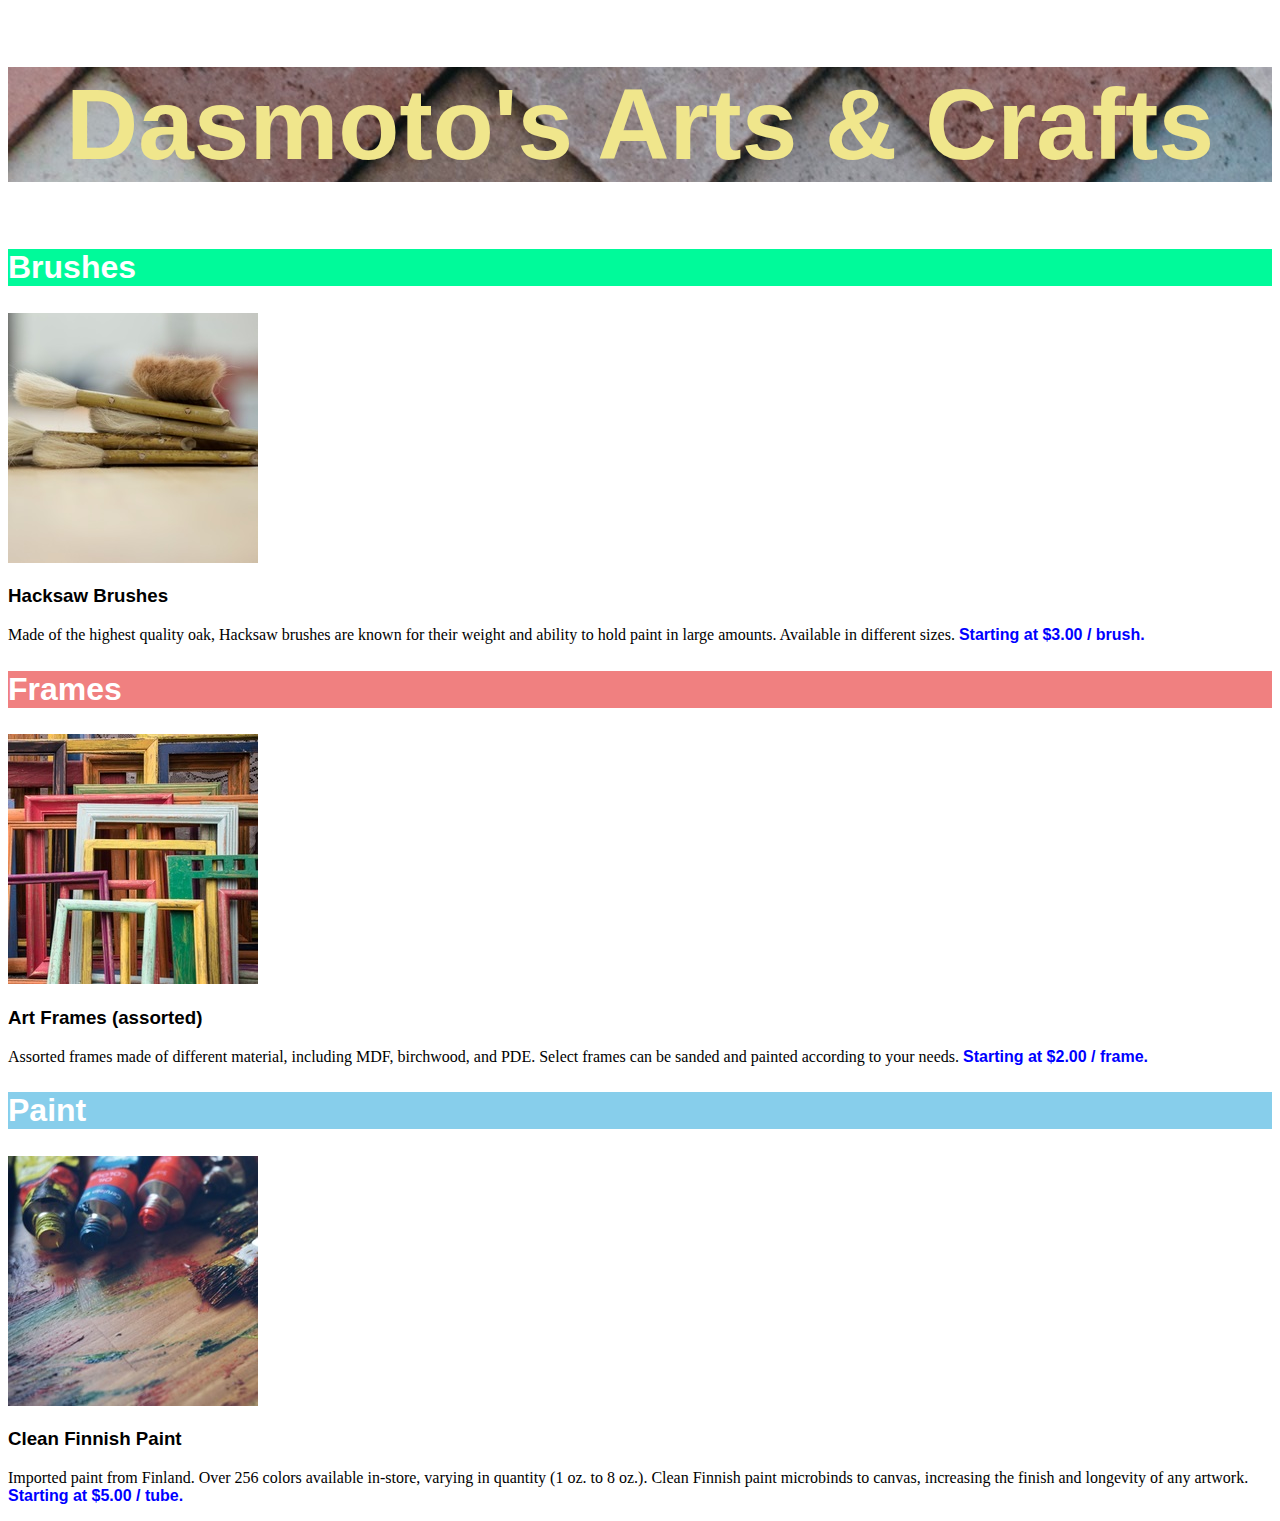
<file: arts & crafts project/index.html>
<!DOCTYPE html>
<html lang="en">
<head>
    <meta charset="UTF-8">
    <meta name="viewport" content="width=device-width, initial-scale=1.0">
    <title>Dasmoto's Arts and Crafts</title>
    <link href="./styles.css" rel="stylesheet">
</head>
<body>
    <h1>Dasmoto's Arts &amp Crafts</h1>
    <section>
        <h2 style="--color: mediumspringgreen;">Brushes</h2>
        <img src="./images/hacksaw.jpeg">
        <article>
            <h3>Hacksaw Brushes</h3>
            <p>
                Made of the highest quality oak, Hacksaw brushes are known
                for their weight and ability to hold paint in large amounts.
                Available in different sizes. <strong>Starting at $3.00 / brush.</strong>
            </p>
        </article>
    </section>
    <section>
        <h2 style="--color: lightcoral;">Frames</h2>
        <img src="./images/frames.jpeg">
        <article>
            <h3>Art Frames (assorted)</h3>
            <p>
                Assorted frames made of different material, including MDF, birchwood, and PDE. Select frames can be
                sanded and painted according to your needs. <strong>Starting at $2.00 / frame.</strong>
            </p>
        </article>
    </section>
    <section>
        <h2 style="--color: skyblue;">Paint</h2>
        <img src="./images/finnish.jpeg">
        <article>
            <h3>Clean Finnish Paint</h3>
            <p>
                Imported paint from Finland. Over 256 colors available in-store, varying in quantity (1 oz. to 8 oz.).
                Clean Finnish paint microbinds to canvas, increasing the finish and longevity of any artwork. 
                <strong>Starting at $5.00 / tube.</strong>
            </p>
        </article>
    </section>
</body>
</html>
</file>
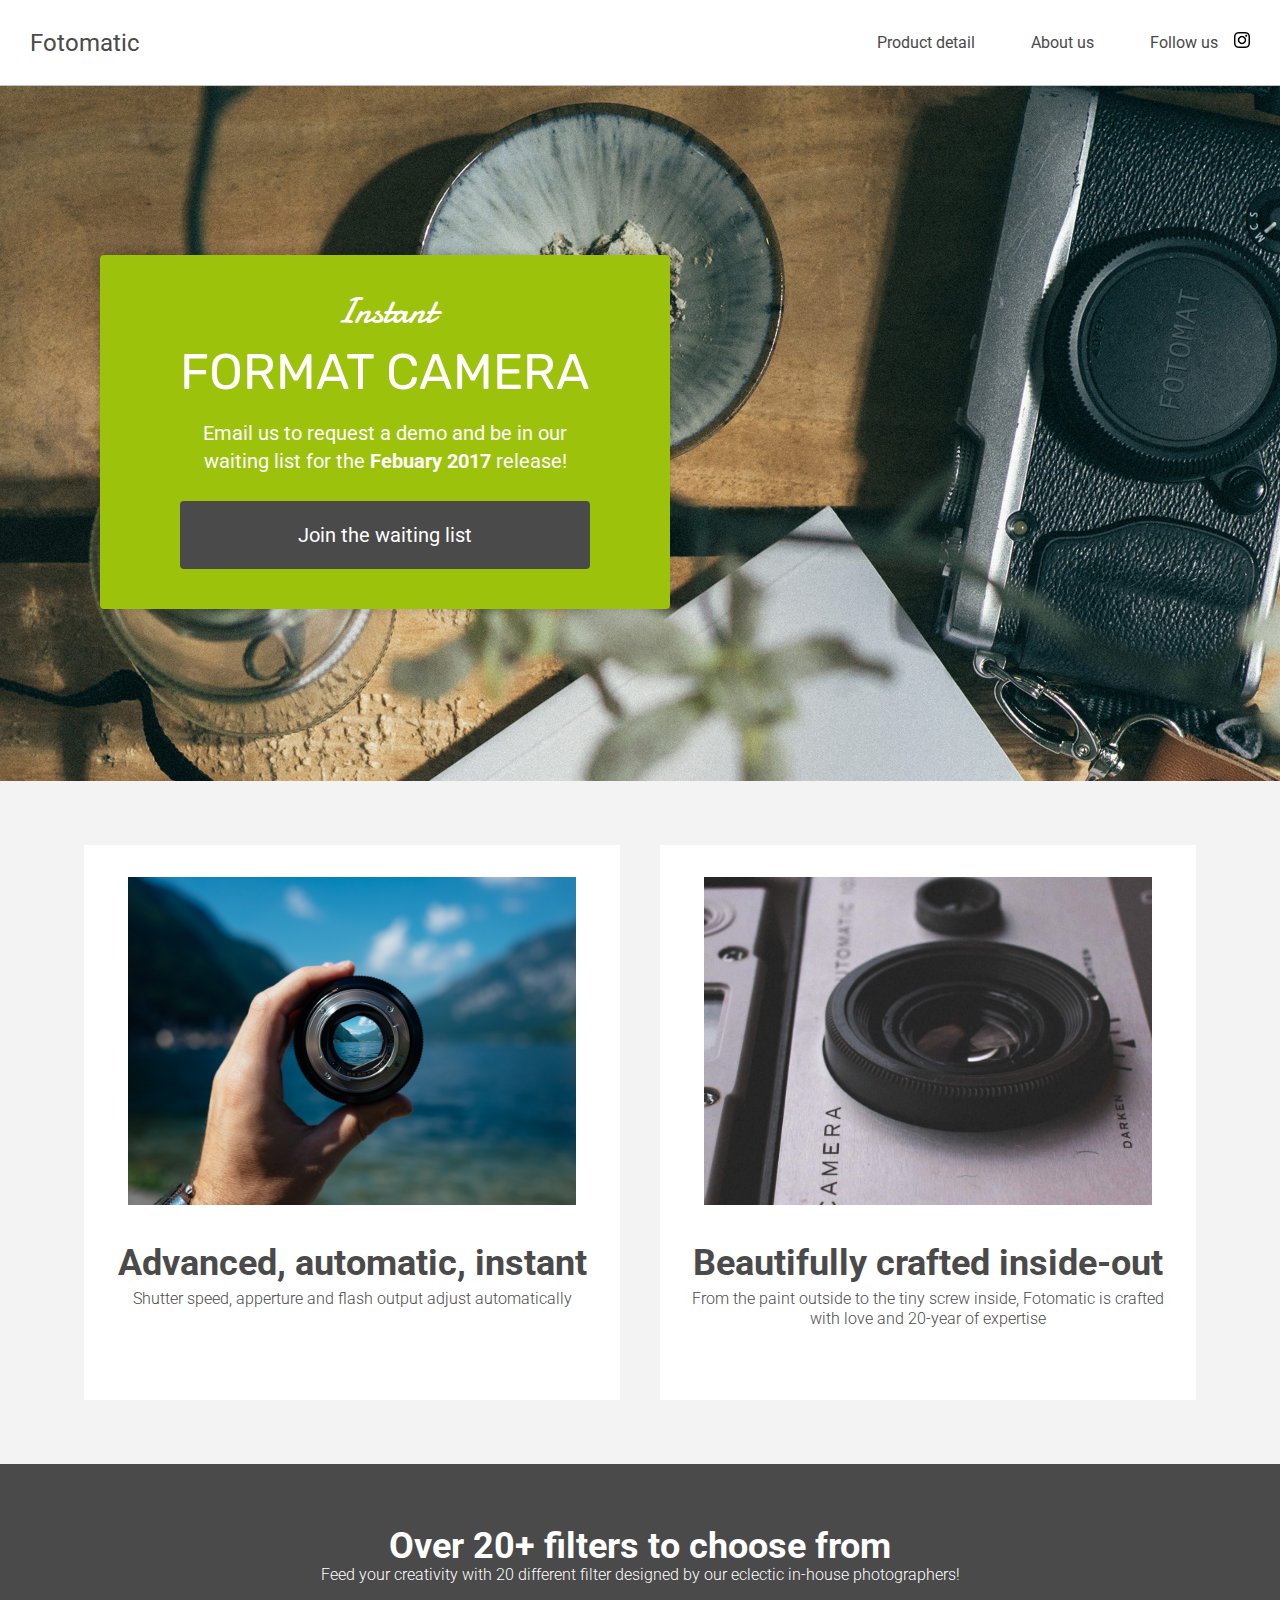
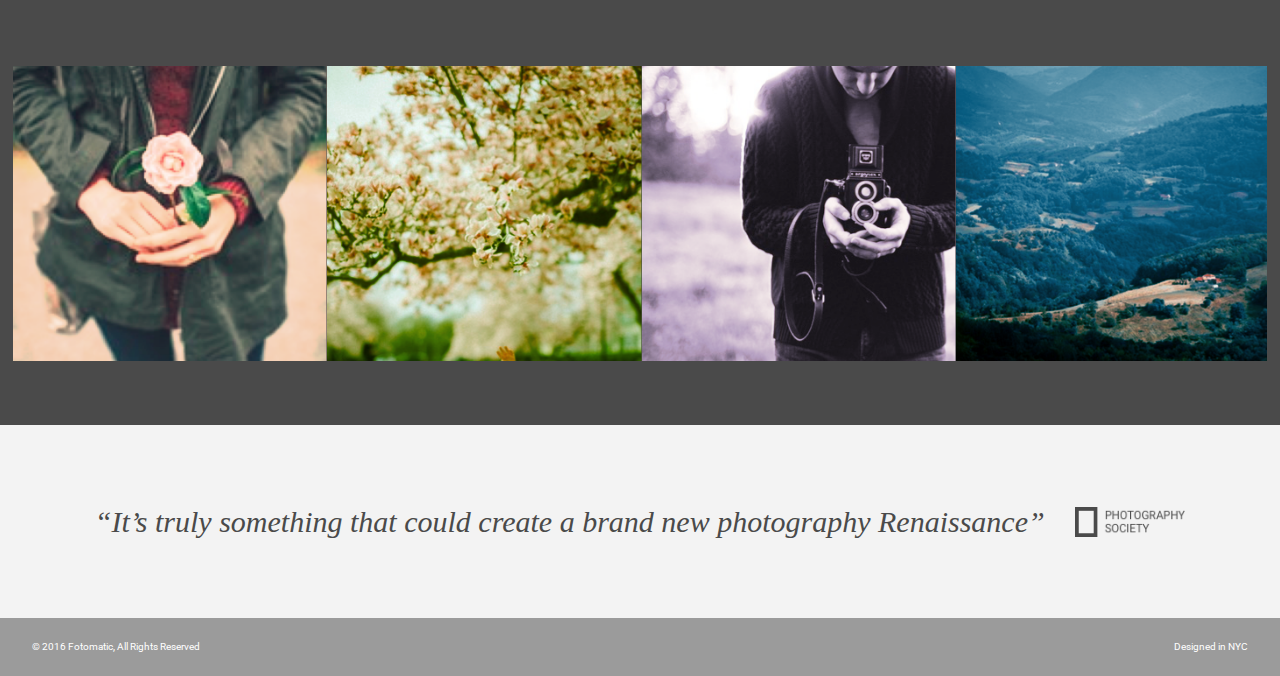
<file: fotomatic project/index.html>
<!DOCTYPE html>
<html>
<head>
  <link href="https://fonts.googleapis.com/css?family=Damion" rel="stylesheet">
  <link href="https://fonts.googleapis.com/css?family=Rubik" rel="stylesheet">
  <link href="https://fonts.googleapis.com/css?family=Roboto:300,400,600,700" rel="stylesheet">
  <link rel="stylesheet" href="./resources/css/reset.css">
  <link rel="stylesheet" href="./resources/css/style.css">
  <meta charset="UTF-8">
</head>
<body>
  <!-- Header -->
  <header>
    <div class="content">
      <a href="index.html" class="desktop logo">Fotomatic</a>
      <nav class="desktop">
        <ul>
          <li><a href="#">Product detail</a></li>
          <li><a href="#">About us</a></li>
          <li><a href="https://www.instagram.com/">Follow us <img class="icon" src="./resources/images/instagram.png"></a></li>
        </ul>
      </nav>
      <nav class="mobile">
        <ul>
          <li><a href="#"><img src="./resources/images/ic-logo.svg"></a></li>
          <li><a href="#"><img src="./resources/images/ic-product-detail.svg"></a></li>
          <li><a href="#"><img src="./resources/images/ic-about-us.svg"></a></li>
          <li><a href="#" class="button">Join us</a></li>
        </ul>
      </nav>
    </div>
  </header>

  <!-- Main Content -->
  <div class="main-content">

    <!-- Sign Up Section -->
    <div id="sign-up-section" class="banner">
      <div id="sign-up-cta">
        <div class="content center">
          <div class="header">
            <h2 class="cursive">Instant</h2>
            <h1 class="striking">FORMAT CAMERA</h1>
          </div>
          <div class="email">
            <span>
              Email us to request a demo and be in our waiting list for the <strong>Febuary 2017</strong> release!
            </span>
            <div class="button">Join the waiting list</div>
          </div>
        </div>
      </div>
    </div>

    <!-- Features Section -->
    <div id="features-section">
      <div class="feature">
        <div class="center">
          <div class="image-container">
            <img src="./resources/images/feature-1.png" />
          </div>
          <div class="content">
            <h2>Advanced, automatic, instant</h2>
            <h3>Shutter speed, apperture and flash output adjust automatically</h3>
          </div>
        </div>
      </div>
      <div class="feature">
        <div class="center">
          <div class="image-container">
            <img src="./resources/images/feature-2.png" />
          </div>
          <div class="content">
            <h2>Beautifully crafted inside-out</h2>
            <h3>From the paint outside to the tiny screw inside, Fotomatic is crafted with love and 20-year of expertise</h3>
          </div>
        </div>
      </div>
    </div>

    <!-- Filters Section -->
    <div id="filters-section">
      <div class="content center">
        <h2>Over 20+ filters to choose from</h2>
        <h3>Feed your creativity with 20 different filter designed by our eclectic in-house photographers!</h3>
      </div>
      <div class="images-container">
        <div class="image-container">
          <img src="./resources/images/filter-1.png" />
        </div>
        <div class="image-container">
          <img src="./resources/images/filter-2.png" />
        </div>
        <div class="image-container">
          <img src="./resources/images/filter-3.png" />
        </div>
        <div class="image-container extra">
          <img src="./resources/images/filter-4.png" />
        </div>
      </div>
    </div>

    <!-- Quotes Section -->
    <div id="quotes-section">
      <div class="content center">
        <span class="quote">“It’s truly something that could create a brand new photography Renaissance”</span>
        <img class="quote-citation" src="./resources/images/photography-logo.png" />
      </div>
    </div>

    <footer>
      <div class="content">
        <span class="copyright">© 2016  Fotomatic, All Rights Reserved</span>
        <span class="location">Designed in NYC</span>
      </div>
    </footer>

  </div>
</body>
</html>
</file>
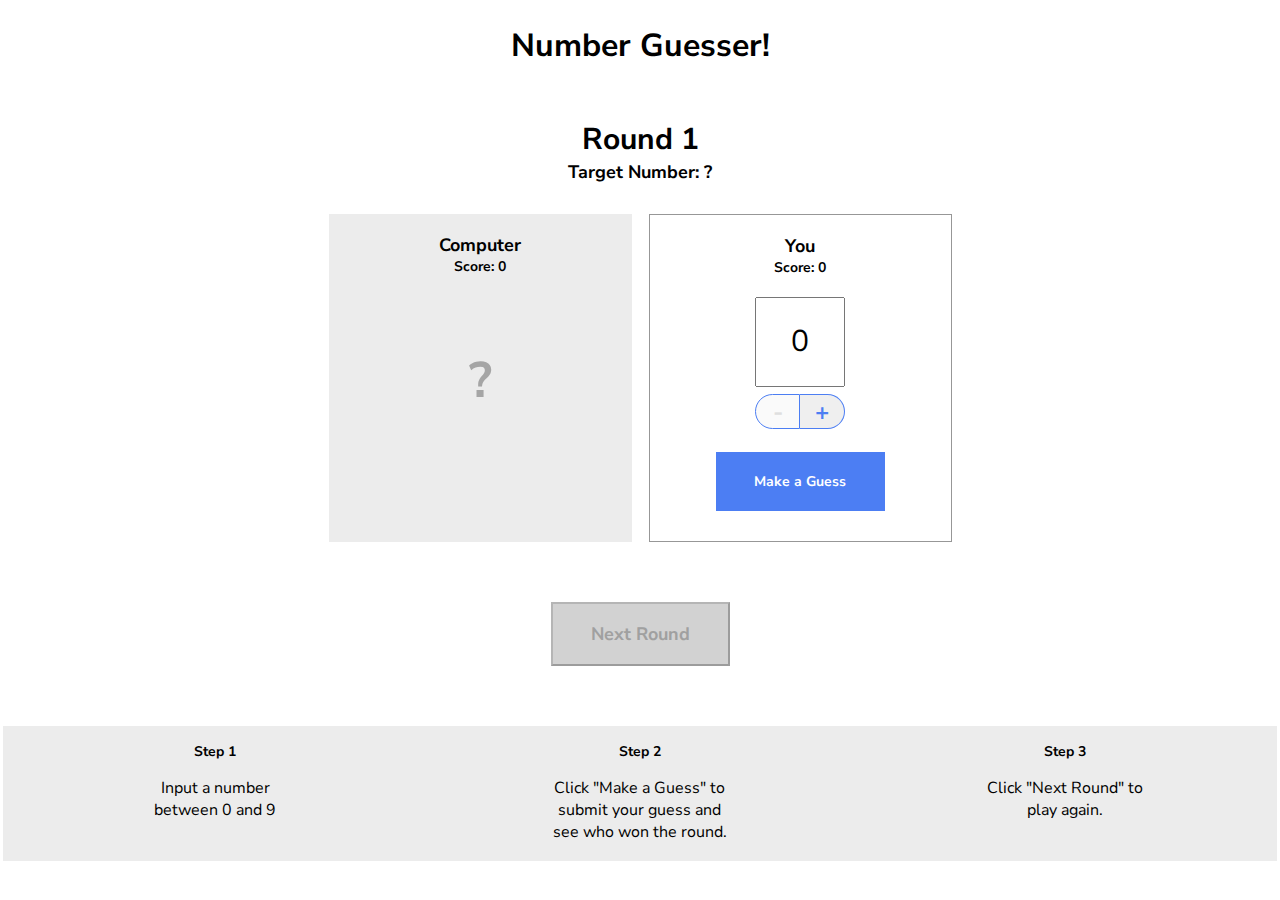
<file: number guesser/index.html>
<!doctype html>

<html>
  <head>
    <title>Number Guesser</title>
    <link href="https://fonts.googleapis.com/css?family=Nunito+Sans:400,700" rel="stylesheet">
    <link rel="stylesheet" href="./style.css">
  </head>
  <body>
    <div class="game-container">
      <header>
        <h1>Number Guesser!</h1>
      </header>
      
      <div class="rounds">
        <p class="round-label">Round <span id="round-number">1</span></p>
        <p class="guess-label">Target Number: <span id="target-number">?</span></p>
      </div>

      <div class="guessing-area">
        <div class="guess computer-guess">
          <div class="guess-title">
            <p class="guess-label">Computer</p>
            <p class="score-label">Score: <span id="computer-score">0</span></p>
          </div>
          <p id="computer-guess">?</p>
          <p class="winning-text" id="computer-wins"></p>
        </div>
        <div class="guess human-guess">
          <div class="guess-title">
            <p class="guess-label">You</p>
            <p class="score-label">Score: <span id="human-score">0</span></p>
          </div>
          <input type="number" id="human-guess" min=0 max=9 value=0>
          <div class="number-controls">
            <button class="number-control left" id="subtract" disabled>-</button>
            <button class="number-control right" id="add">+</button>
          </div>
          <button class="button" id="guess">Make a Guess</button>
        </div>
      </div>

      <div class="next-round-container">
        <button class="button" id="next-round" disabled>Next Round</button>
      </div>

    </div>
    
    <div class="instructions">
      <div class="instruction">
        <h3>Step 1</h3>
        <p>Input a number between 0 and 9</p>
      </div>
      <div class="instruction">
        <h3>Step 2</h3>
        <p>Click "Make a Guess" to submit your guess and see who won the round.</p>
      </div>
      <div class="instruction">
        <h3>Step 3</h3>
        <p>Click "Next Round" to play again.</p>
      </div>
    </div>

    <script src="./script.js"></script>
    <script src="./game.js"></script>
  </body>
</html>
</file>
<file: arts & crafts project/styles.css>
h1 {
    font-family: 'Helvetica';
    font-size: 100px;
    font-weight: bold;
    color: khaki;
    text-align: center;
    background-image: url('./images/pattern.jpeg');
}

h2 {
    font-family: 'Helvetica';
    font-size: 32px;
    font-weight: bold;
    color: white;
    background-color: var(--color);
}

h3 {
    font-family: 'Helvetica';
    font-weight: bold;
}

strong {
    font-family: 'Helvetica';
    font-weight: bold;
    color: blue;
}
</file>
<file: fotomatic project/resources/css/style.css>
/* Universal Styles */

html {
  --font-color: #4A4A4A;

  font-family: "Roboto", sans-serif;
  font-size: 16px;
}

.main-content {
  position: relative;
  top: 5.3125rem; /* To offset for fixed header. */
}

.center {
  text-align: center;
}

.button {
  border-radius: 4px;
  background-color: var(--font-color);
  color: white;
}

.image-container {
  overflow: hidden;
}

.image-container img {
  display: block;
}

@media only screen and (max-width: 760px) {
  .main-content {
    top: 2.5625rem;
  }
}

/* Header */

header {
  position: fixed;
  width: 100%;
  height: 5.3125rem;
  border-bottom: 1px solid #c6c1c1;
  background-color: white;
  z-index: 1000;
}

header .content {
  display: flex;
  align-items: center;
  padding: 1.875rem;
}

header .logo {
  flex: 1;
  color: var(--font-color);
  font-size: 1.5rem;
}

header nav ul {
  display: flex;
}

nav li {
  display: flex;
  padding-left: 3.5rem;
  color: var(--font-color);
  line-height: 1.6;
  align-content: center;
}

nav a {
  vertical-align: bottom;
  line-height: 1.6;
  font-size: 1rem;
  color: var(--font-color);
}

header .icon {
  width: 1rem;
  padding-left: .75rem;
}

header .mobile {
  display: none;
}

@media only screen and (max-width: 760px) {
  header {
    height: 3rem;
  }

  header .desktop {
    display: none;
  }

  header .mobile {
    display: block;
    width: 100%;
  }

  header .content {
    padding: .5rem 0;
  }

  header .mobile ul {
    display: flex;
    justify-content: space-around;
    align-items: center;
    width: 100%;
  }

  header .mobile li {
    padding: 0;
  }

  header .mobile .button {
    padding: .1875rem .5rem;
    background-color: #9dc20b;
    line-height: 1.6;
    color: white;
  }
}

/* Sign Up Section */

#sign-up-section {
  display: flex;
  justify-content: flex-start;
  align-items: flex-start;
  height: 43.5rem;
  background-image: url('../images/banner-landingpage.jpg');
  background-size: cover;
  background-repeat: no-repeat;
}

#sign-up-cta {
  position: absolute;
  top: 10.625rem;
  left: 6.25rem;
  padding: 0 5rem 2.5rem 5rem;
  box-shadow: 0 0 12px 0px rgba(0, 0, 0, 0.2);
  border-radius: 4px;
  background-color: #9dc20b;
}

#sign-up-cta .content {
  width: 25.625rem;
  margin-top: 2rem;
  font-family: "Roboto", sans-serif;
  font-size: 1.25rem;
  line-height: 1.4;
  color: white;
}

#sign-up-cta h1 {
  font-size: 3.125rem;
}

#sign-up-cta h2 {
  font-size: 2.25rem;
}

#sign-up-cta span strong {
  font-weight: bold;
}

#sign-up-cta .cursive {
  font-family: "Damion", cursive;
}

#sign-up-cta .striking {
  font-family: "Rubik", sans-serif;
  padding-bottom: .75rem;
  font-weight: normal;
}

#sign-up-cta .button {
  margin-top: 1.625rem;
  padding: 1.25rem 7.25rem;
}

@media only screen and (max-width: 760px) {
  #sign-up-section {
    align-items: center;
    justify-content: center;
    height: 28rem;
  }

  #sign-up-cta {
    position: static;
    width: auto;
    height: auto;
    background-color: transparent;
    box-shadow: none;
    text-shadow: 0 0 12px 0px rgba(0, 0, 0, 0.2);
    border: none;
  }

  #sign-up-cta .content {
    margin-top: 0;
  }

  #sign-up-cta .email {
    display: none;
  }

  #sign-up-cta h1 {
    font-size: 3.125rem;
  }

  #sign-up-cta h2 {
    font-size: 2.25rem;
  }
}

@media only screen and (max-width: 450px) {
  #sign-up-section {
    height: 20rem;
  }

  #sign-up-cta h1 {
    font-size: 2.25rem;
  }

  #sign-up-cta h2 {
    font-size: 2rem;
  }
}

/* Features Section */

#features-section {
  display: flex;
  justify-content: space-between;
  padding: 4rem 5%;
  background-color: #f3f3f3;
}

.feature {
  flex: 1;
  padding: 2rem;
  margin: 0px 1.25rem;
  background-color: white;
}

.feature .image-container {
  width: 95%;
  height: 65%;
  margin: auto;
  overflow: hidden;
}

.image-container img {
  max-width: 100%;
  height: auto;
}

.feature .content {
  padding: 2.5rem 0;
}

.feature h2 {
  padding-bottom: .5rem;
  font-size: 2.25rem;
  font-weight: bold;
  color: var(--font-color);
}

.feature h3 {
  font-size: 1rem;
  line-height: 1.2;
  font-weight: 300;
  color: var(--font-color);
}

@media only screen and (max-width: 890px) {
  .feature h2 {
    font-size: 1.125rem;
    line-height: 1.3;
    font-weight: normal;
    text-align: left;
  }

  .feature h3 {
    font-size: .875rem;
    line-height: 1.4;
    text-align: left;
  }
}

@media only screen and (max-width: 760px) {
  #features-section {
    flex-flow: column;
    padding: 0;
  }

  .feature {
    margin: 0;
    padding: 1.25rem 1rem 0 1rem;
  }

  .feature h3, .feature h2 {
    text-align: center;
  }
}

/* Filters Section */

#filters-section {
  padding: 4rem 0;
  background-color: var(--font-color);
}

#filters-section .content {
  padding: 0 .625rem;
  margin-bottom: 5rem;
}

#filters-section .content h2 {
  font-size: 2.25rem;
  font-weight: bold;
  color: white;
}

#filters-section .content h3 {
  font-size: 1rem;
  line-height: 1.4;
  font-weight: 300;
  color: white;
}

#filters-section .images-container {
  display: flex;
  max-width: 100%;
  padding: 0 1%;
}

@media only screen and (max-width: 760px) {
  #filters-section {
    padding: 1.5rem 0 0 0;
  }

  #filters-section .content {
    margin-bottom: 1rem;
  }

  #filters-section .content h2 {
    padding-bottom: .625rem;
    font-size: 1.125rem;
    line-height: 1.3;
    font-weight: normal;
  }

  #filters-section .content h3 {
    font-size: .875rem;
    line-height: 1.4;
  }

  #filters-section .images-container {
    padding: 0;
  }

  #filters-section .extra {
    display: none;
  }
}

/* Quotes Section */

#quotes-section {
  background-color: #f3f3f3;
}

#quotes-section .content {
  display: flex;
  padding: 5rem 0;
  align-items: center;
  justify-content: center;
}

#quotes-section .quote {
  padding-right: 1.875rem;
  font-family: "Palatino", serif;
  font-size: 1.875rem;
  line-height: 1.1;
  font-style: italic;
  color: var(--font-color);
}

#quotes-section .quote-citation {
  height: 1.875rem;
}

@media only screen and (max-width: 760px) {
  #quotes-section .content {
    display: block;
    padding: 1.875rem .625rem;
  }

  #quotes-section .quote {
    font-size: 1.5rem;
    line-height: 1.4;
  }

  #quotes-section .quote-citation {
    display: block;
    padding-top: 1rem;
    margin: auto;
  }
}

/* Footer */

footer {
  background-color: #9b9b9b;
  padding: 1.5rem 2rem;
}

footer .content {
  color: white;
  display: flex;
  font-size: .75rem;
}

footer .copyright {
  flex-grow: 1;
}

@media only screen and (min-width: 760px) {
  footer .content {
    font-size: .625rem;
  }
}
</file>
<file: number guesser/style.css>
* {
  font-family: 'Nunito Sans';
  box-sizing: border-box;
}

body {
  margin: 0 auto;
  padding: 3px;
  background-color: #fff;
}

.game-container {
  max-width: 640px;
  margin: 0 auto;
  text-align: center;
}

header {
  display: flex;
  justify-content: center
}

.rounds {
  display: flex;
  flex-direction: column;
  align-items: center;
  margin-bottom: 30px;
}

.round-label {
  font-size: 30px;
  font-weight: 700;
  margin-bottom: 0px;
}

.guess {
  min-width: 303px;
  height: 328px;
  display: flex;
  flex-direction: column;
  align-items: center;
  padding: 19px;
}

.guessing-area {
  display: flex;
  justify-content: space-around;
  align-items: flex-start;
  margin-bottom: 60px;
}

.guess-title {
  display: flex;
  flex-direction: column;
  align-items: center;
  justify-content: flex-start;
  margin-bottom: 20px;
}

.guess-label {
  font-size: 18px;
  font-weight: 700;
  margin: 0;
}

.score-label {
  font-size: 14px;
  font-weight: 700;
  margin: 0;
}

.target-guess {
  display: flex;
  flex-direction: column;
  align-items: center;
  justify-content: flex-start;
}

.computer-guess {
  background-color: #ececec;
}

#computer-guess {
  font-size: 50px;
  font-weight: 700;
  color: #a5a5a5;
}

.human-guess {
  border: 1px solid #979797;
}

.guess input {
  height: 90px;
  width: 90px;
  font-size: 30px;
  text-align: center;
  margin: 0 auto;
  margin-bottom: 7px;
}

.number-controls {
  font-size: 0;
  margin-bottom: 23px;
}

.number-control {
  border: solid 1px #4c7ef3;
  display: inline-block;
  width: 45px;
  height: 35px;
  font-size: 24px;
  font-weight: 700;
  color: #4c7ef3;
  cursor: pointer;
}

.number-controls button[disabled] {
  color: #dfdfdf;
  cursor: default;
}

.left {
  border-top-left-radius: 22.5px;
  border-bottom-left-radius: 22.5px;
}

.right {
  border-top-right-radius: 22.5px;
  border-bottom-right-radius: 22.5px;
  border-left-width: 0px;
}

.controls {
  display: flex;
  justify-content: space-around;
}

.button {
  background-color: #4c7ef3;
  color: #fff;
  cursor: pointer;
}

#guess {
  padding: 20px;
  width: 169px;
  height: 59px;
  border: none;
  font-weight: 700;
  font-size: 14px;
}

input[type=number]::-webkit-inner-spin-button {
  -webkit-appearance: none;
}

#next-round {
  width: 179px;
  height: 64px;
  font-size: 18px;
  font-weight: bold;
  margin-left: auto;
  margin-right: auto;
  margin-bottom: 60px;
}
  
.button[disabled] {
  background-color: #d2d2d2;
  color: #a0a0a0;
  cursor: default;
}

.instructions {
  background-color: #ececec;
  width: 100%;
  display: flex;
  justify-content: space-around;
}

.instruction {
  width: 180px;
  padding: 2px;
  text-align: center;
}

.instructions h3 {
  font-size: 14px;
}


.winning-text, .winning-text[disabled] {
  color: #ec3636;
  font-weight: 700;
}
</file>
